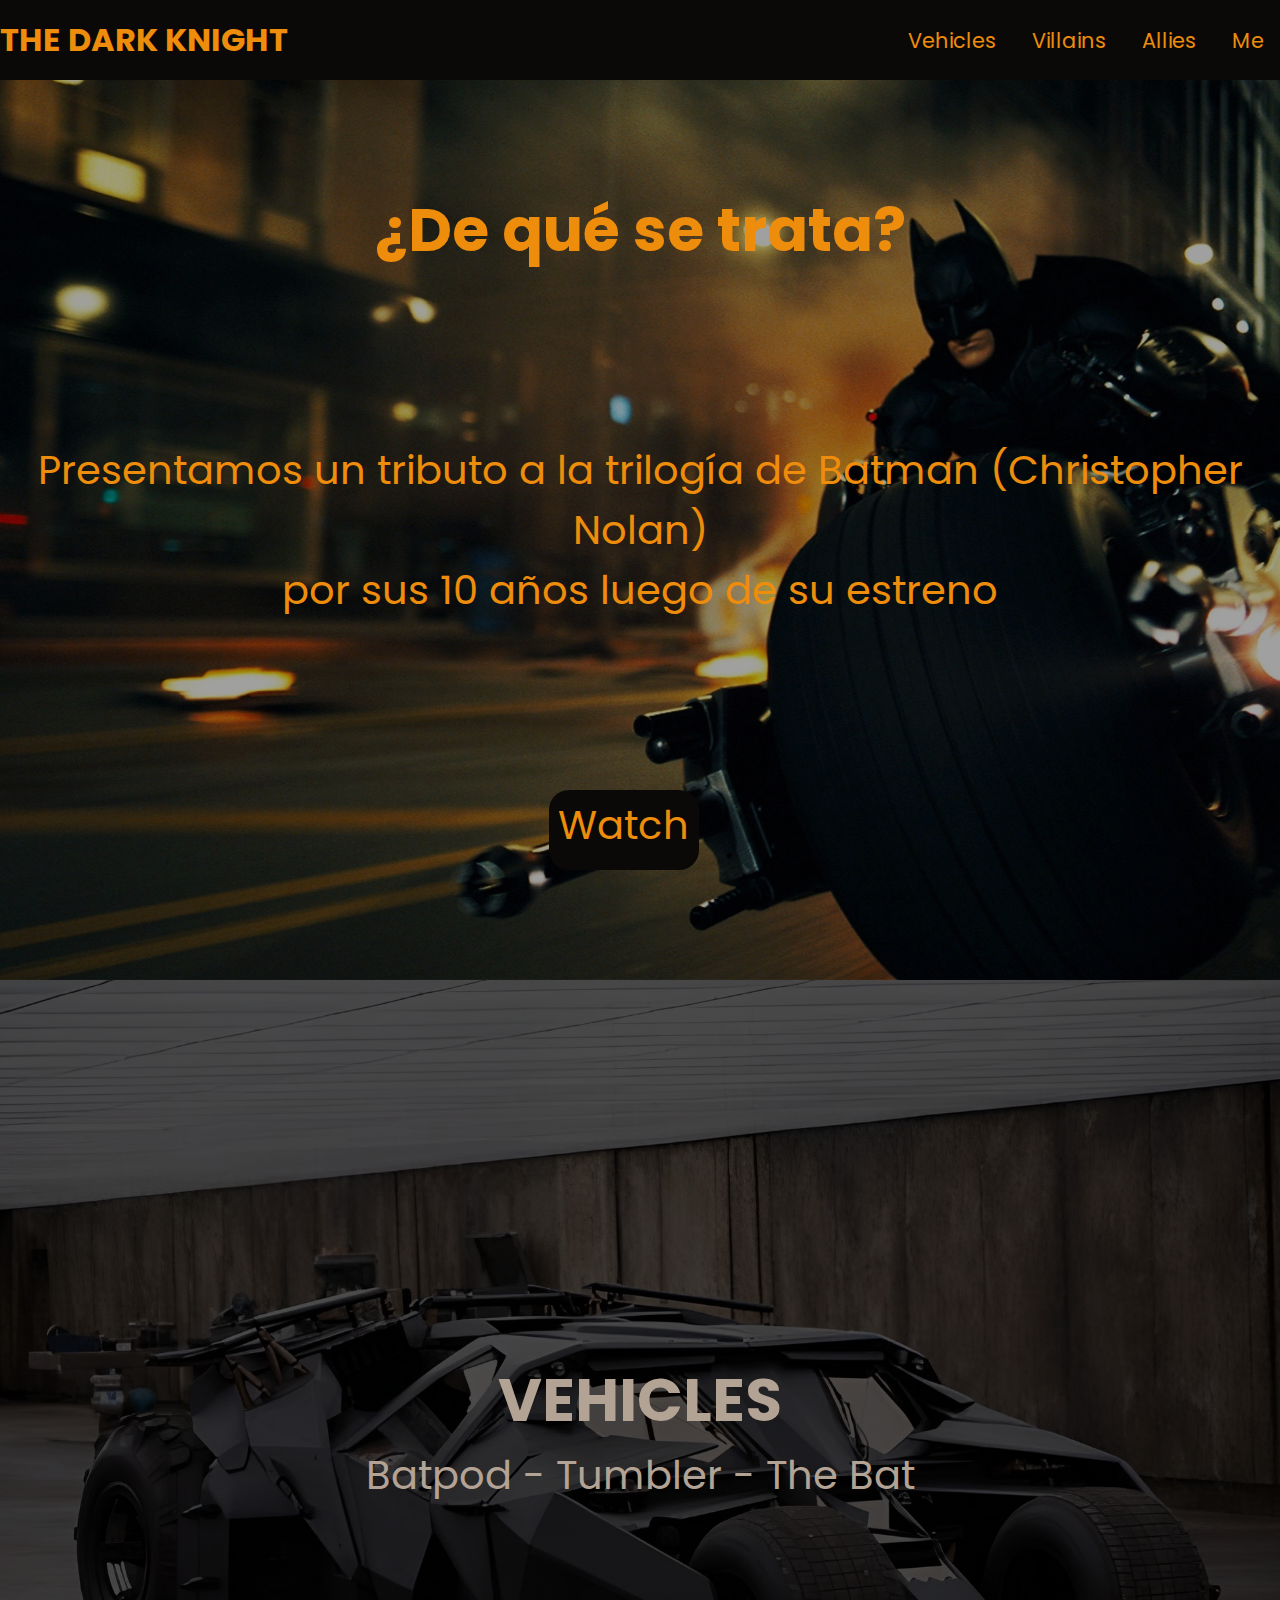
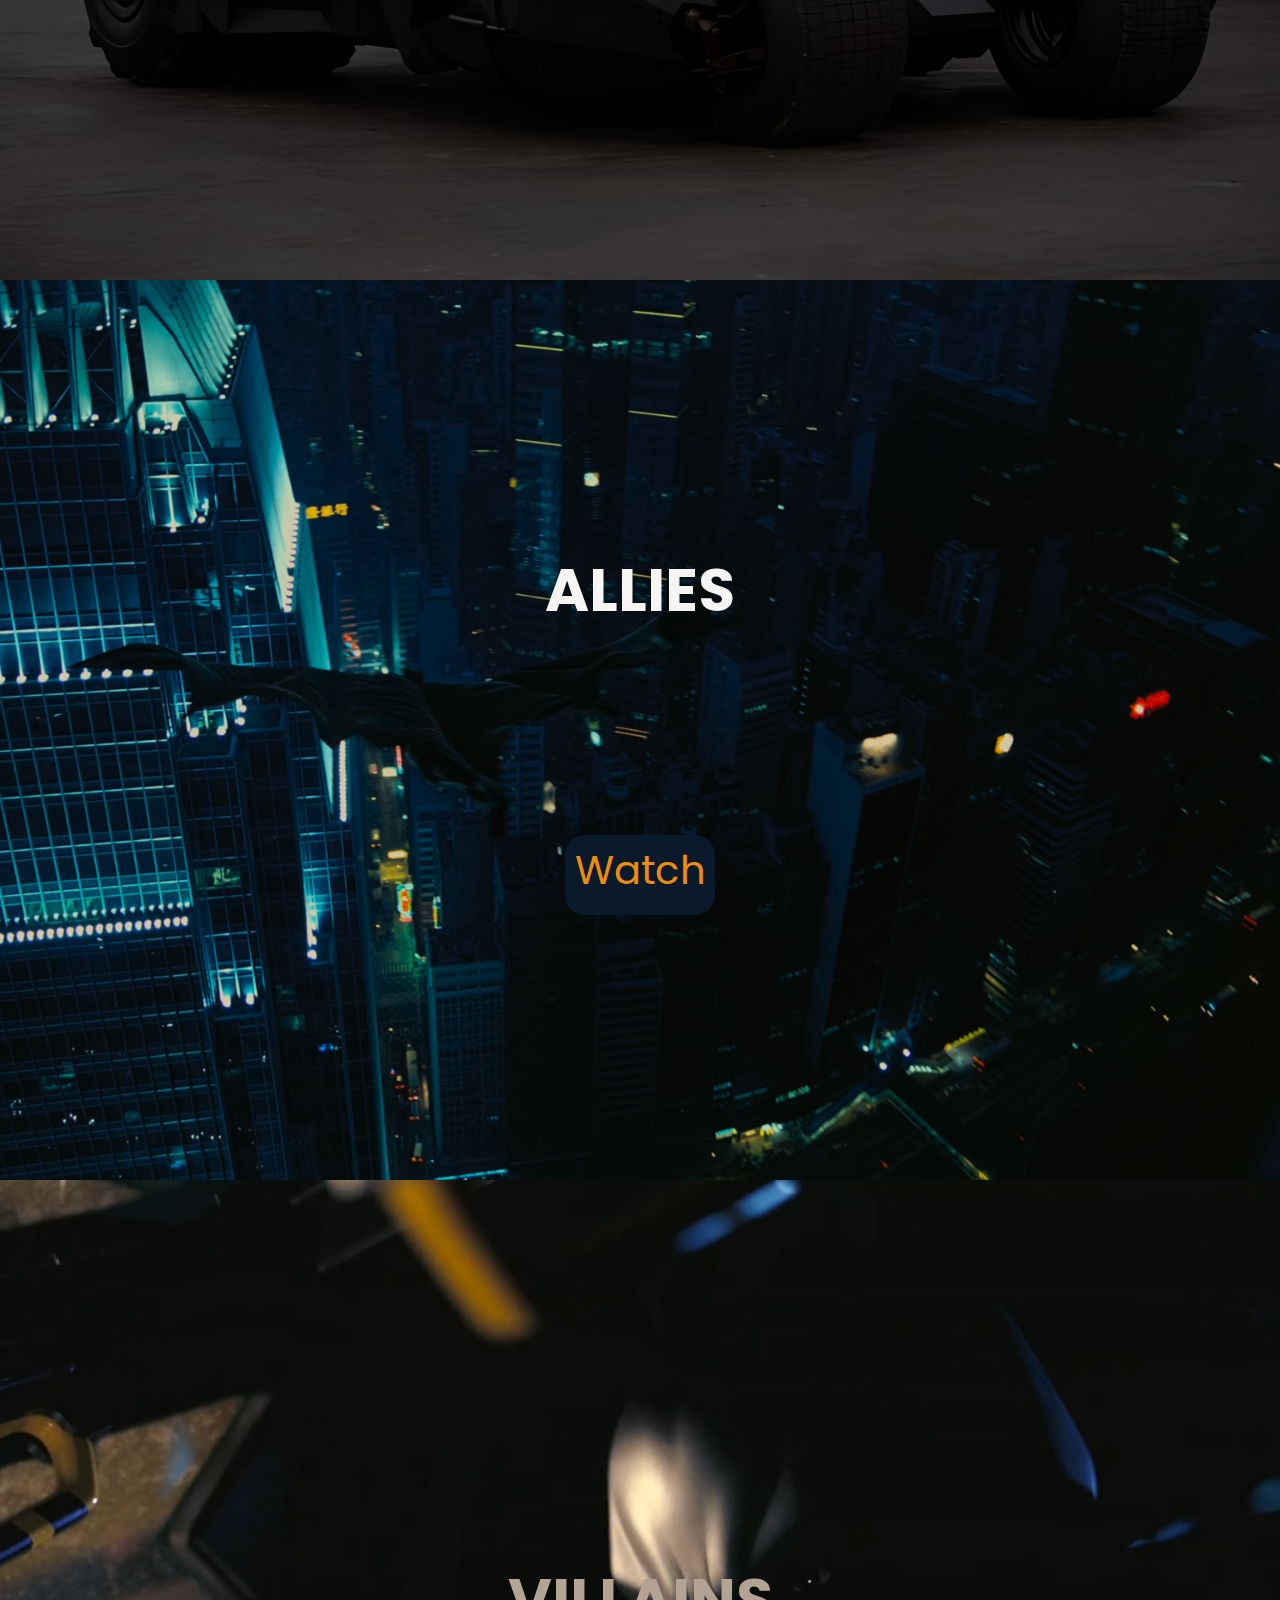
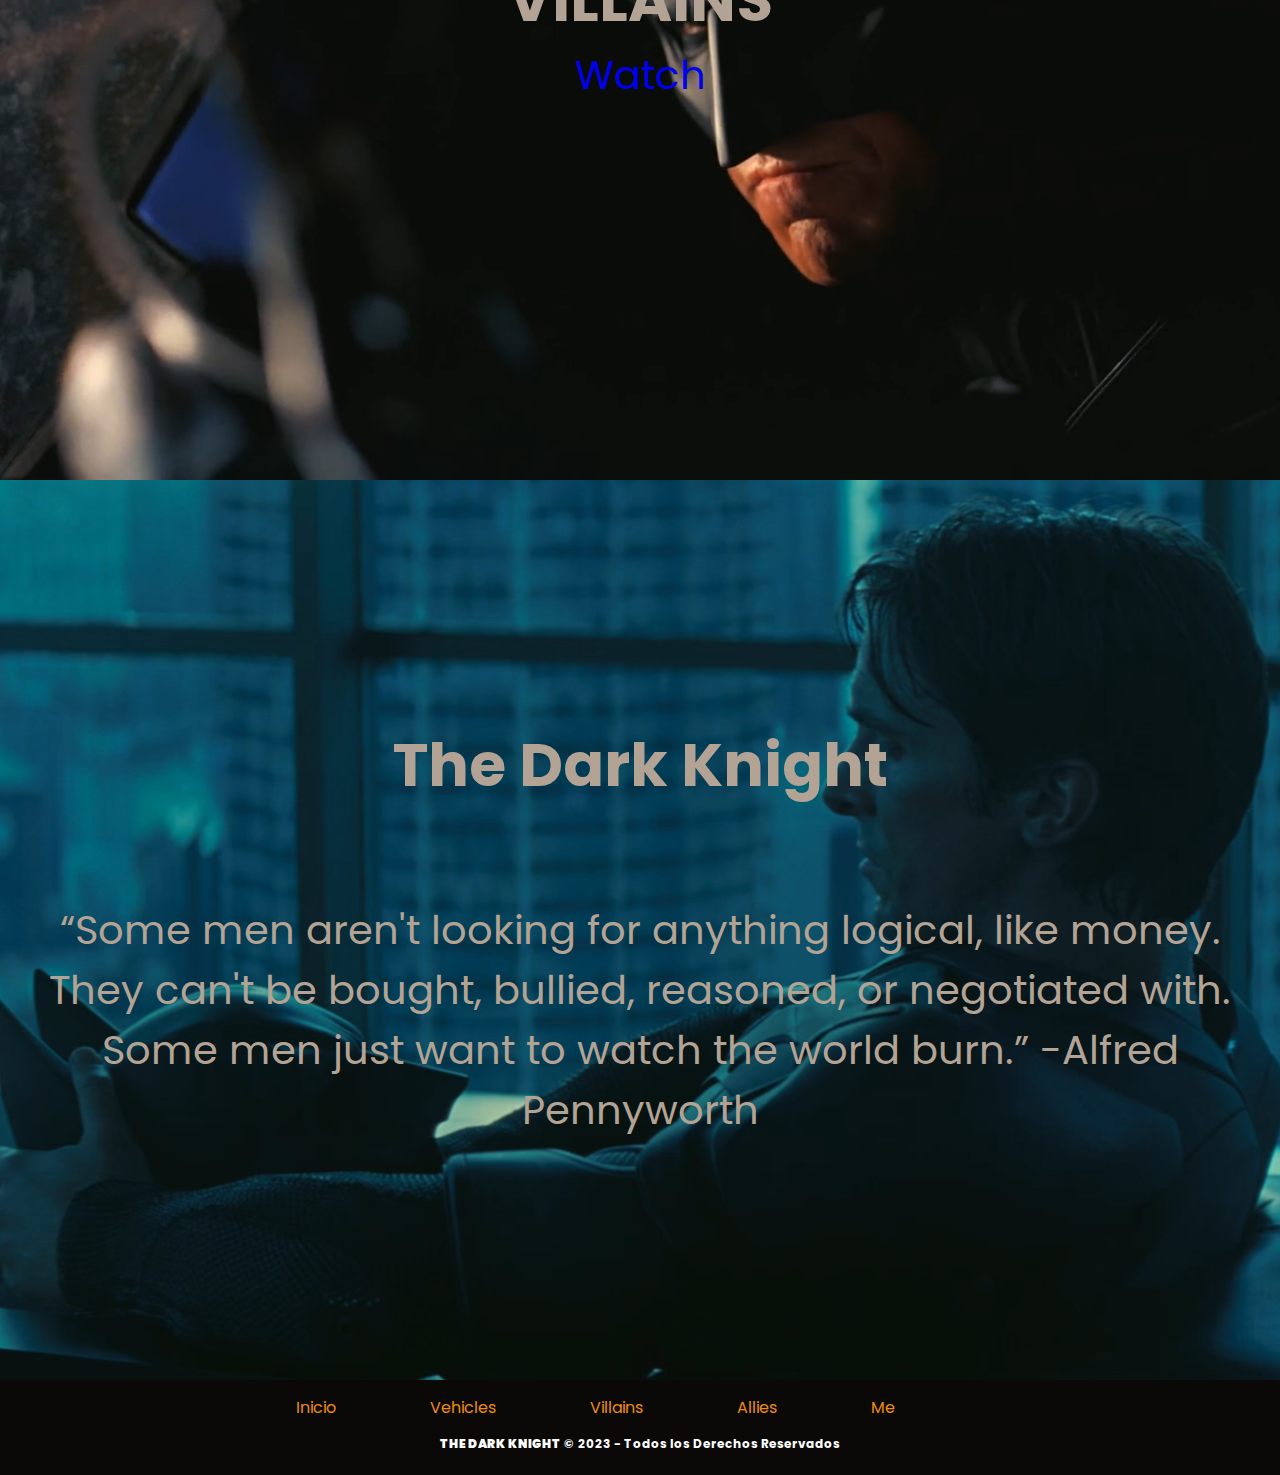
<file: index.html>
<!DOCTYPE html>
<html lang="en">
<head>
    <meta charset="UTF-8">
    <meta http-equiv="X-UA-Compatible" content="IE=edge">
    <meta name="viewport" content="width=device-width, initial-scale=1.0">
    <title>Batcave</title>
    <link rel="icon" href="img/batmanLogo5.ico">

<link rel="preconnect" href="https://fonts.googleapis.com">
<link rel="preconnect" href="https://fonts.gstatic.com" crossorigin>
<link href="https://fonts.googleapis.com/css2?family=Poppins:wght@200&display=swap" rel="stylesheet">
    <link rel="stylesheet" href="css\index.css">  <!-- siempre el link que vincula el html con el css al final-->
    
</head>
<body>
        <header class="header">
            <div class="containerNavLogo">
                <H1>THE DARK KNIGHT</H1>
                <nav class="navigation">
                    <ul>
                        <li><a href="./html/vehicles.html">Vehicles</a></li>
                        <li><a href="./html/villains.html">Villains</a></li>
                        <li><a href="./html/allies.html">Allies</a></li>
                        <li><a href="./html/me.html" class="">Me</a></li>  
                    </ul>
                </nav>
            </div>

        </header>

        <div class="containerSections">

                <section class="section1">
                    <div class="section1-texto">
                        <h2>¿De qué se trata?</h2>
                        <p> Presentamos un tributo a la trilogía de Batman (Christopher Nolan) <br> por sus 10 años luego de su estreno </p>
                        <a href="https://www.youtube.com/watch?v=ci6mwf6IPDA&list=LL&index=7&t=585s&ab_channel=themanbatman" class="btn1">Watch</a>
                    </div>

                </section>

                <section class="section2">
                    <div class="section2-texto">
                        <h2>VEHICLES</h2>
                        <p> Batpod - Tumbler - The Bat </p>
                    </div>
                </section>

                <section class="section3">
                    <div class="section3-texto">
                        <h2>ALLIES</h2>
                    </div>
                    <a href="./html/allies.html" class="btn3"> Watch </a>
                </section>

                <section class="section4">
                    <div class="section4-texto">
                        <h2>VILLAINS</h2>
                        <a href="./html/villains.html"> Watch </a>
                    </div>
                </section>

                <section class="section5">
                    <div class="section5-texto">
                        <h2>The Dark Knight</h2>
                        <p> “Some men aren't looking for anything logical, like money. <br> They can't be bought, bullied, reasoned, or negotiated with. <br> Some men just want to watch the world burn.” -Alfred Pennyworth </p>                    </div>
                </section>
        </div>

        <footer class="pie-pagina">
            <div class="grupo-2">
                <div class="box">
                    <ul>
                    <a href="../index.html">Inicio</a>
                    <a href="../html/vehicles.html">Vehicles</a>
                    <a href="../html/villains.html">Villains</a>
                    <a href="../html/allies.html">Allies</a>
                    <a href="../html/me.html">Me</a>
                    </ul>
                    <h3> <b>THE DARK KNIGHT</b> &copy; 2023 - Todos los Derechos Reservados</h3>

                </div>
            </div>
        </footer>

        <script src="https://cdn.jsdelivr.net/npm/bootstrap@5.3.0-alpha3/dist/js/bootstrap.bundle.min.js" integrity="sha384-ENjdO4Dr2bkBIFxQpeoTz1HIcje39Wm4jDKdf19U8gI4ddQ3GYNS7NTKfAdVQSZe" crossorigin="anonymous"></script>
</body>
</html>
</file>
